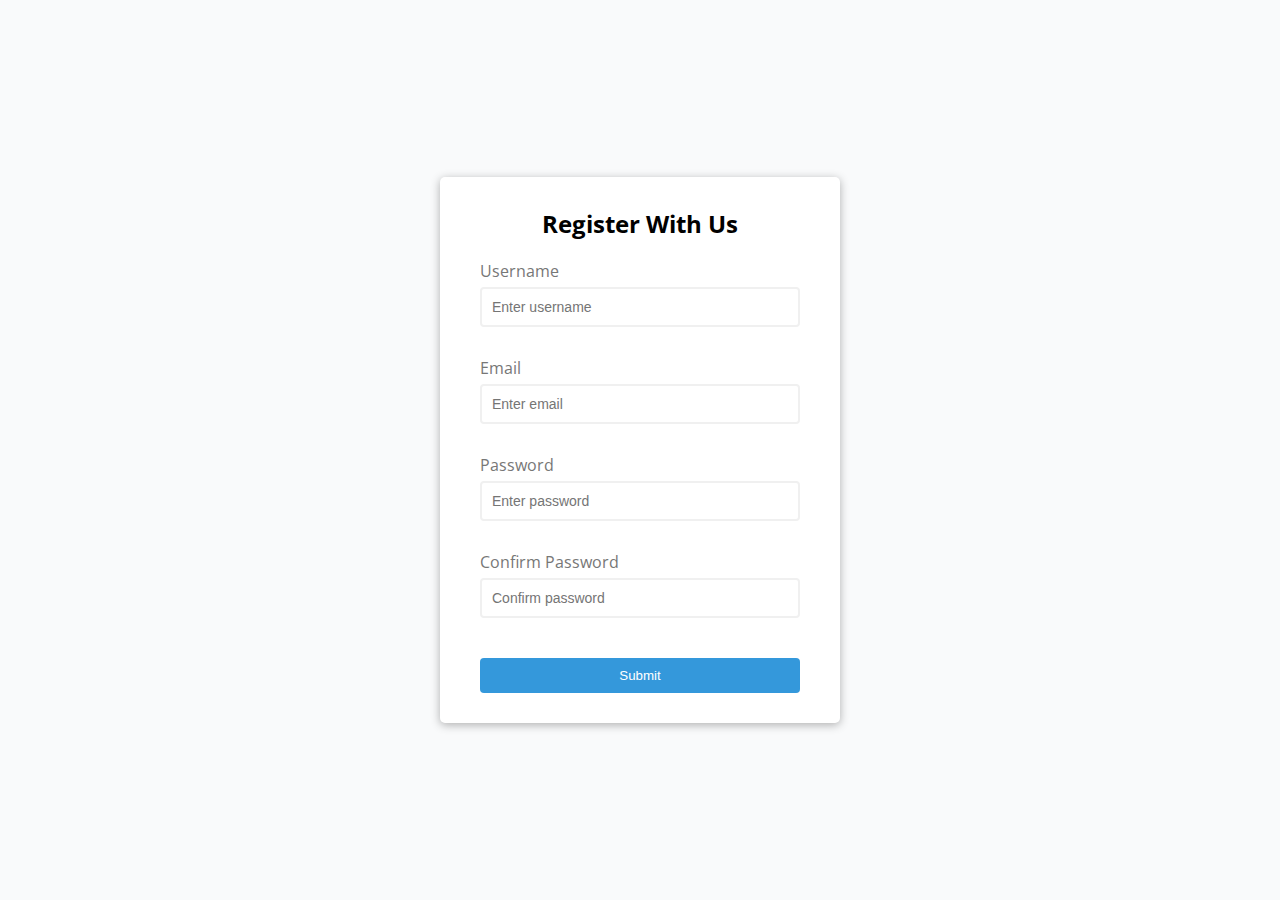
<file: 01-form-validator/index.html>
<!DOCTYPE html>
<html lang="en">
  <head>
    <meta charset="UTF-8" />
    <meta name="viewport" content="width=device-width, initial-scale=1.0" />
    <link rel="stylesheet" href="style.css" />
    <title>Form Validator</title>
  </head>
  <body>
    <div class="container">
      <form id="form" class="form">
        <h2>Register With Us</h2>
        <div class="form-control">
          <label for="username">Username</label>
          <input type="text" id="username" placeholder="Enter username" />
          <small>Error message</small>
        </div>

        <div class="form-control">
          <label for="email">Email</label>
          <input type="text" id="email" placeholder="Enter email" />
          <small>Error message</small>
        </div>

        <div class="form-control">
          <label for="password">Password</label>
          <input type="password" id="password" placeholder="Enter password" />
          <small>Error message</small>
        </div>

        <div class="form-control">
          <label for="password2">Confirm Password</label>
          <input
            type="password"
            id="password2"
            placeholder="Confirm password"
          />
          <small>Error message</small>
        </div>
        <button type="submit">Submit</button>
      </form>
    </div>

    <script src="script.js"></script>
  </body>
</html>
</file>
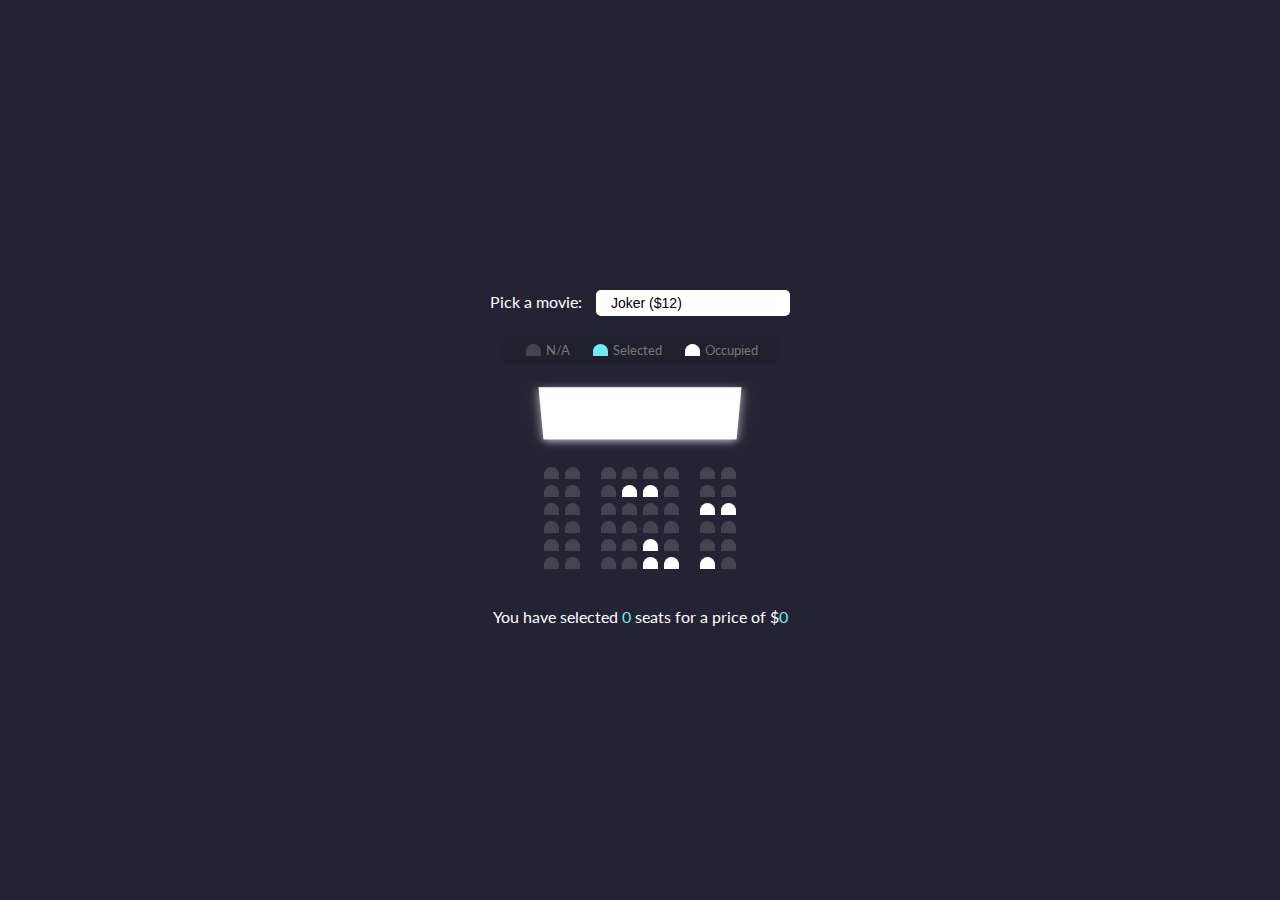
<file: 02-movie-seat-booking/index.html>
<!DOCTYPE html>
<html lang="en">
  <head>
    <meta charset="UTF-8" />
    <meta name="viewport" content="width=device-width, initial-scale=1.0" />
    <link rel="stylesheet" href="style.css" />
    <title>Movie Seat Booking</title>
  </head>
  <body>
    <div class="movie-container">
      <label>Pick a movie:</label>
      <select id="movie">
        <option value="12">Joker ($12)</option>
        <option value="10">Avengers: Endgame ($10)</option>
        <option value="8">Toy Story 4 ($8)</option>
        <option value="9">The Lion King ($9)</option>
      </select>
    </div>

    <ul class="showcase">
      <li>
        <div class="seat"></div>
        <small>N/A</small>
      </li>
      <li>
        <div class="seat selected"></div>
        <small>Selected</small>
      </li>
      <li>
        <div class="seat occupied"></div>
        <small>Occupied</small>
      </li>
    </ul>

    <div class="container">
      <div class="screen"></div>
      <div class="row">
        <div class="seat"></div>
        <div class="seat"></div>
        <div class="seat"></div>
        <div class="seat"></div>
        <div class="seat"></div>
        <div class="seat"></div>
        <div class="seat"></div>
        <div class="seat"></div>
      </div>
      <div class="row">
        <div class="seat"></div>
        <div class="seat"></div>
        <div class="seat"></div>
        <div class="seat occupied"></div>
        <div class="seat occupied"></div>
        <div class="seat"></div>
        <div class="seat"></div>
        <div class="seat"></div>
      </div>
      <div class="row">
        <div class="seat"></div>
        <div class="seat"></div>
        <div class="seat"></div>
        <div class="seat"></div>
        <div class="seat"></div>
        <div class="seat"></div>
        <div class="seat occupied"></div>
        <div class="seat occupied"></div>
      </div>
      <div class="row">
        <div class="seat"></div>
        <div class="seat"></div>
        <div class="seat"></div>
        <div class="seat"></div>
        <div class="seat"></div>
        <div class="seat"></div>
        <div class="seat"></div>
        <div class="seat"></div>
      </div>
      <div class="row">
        <div class="seat"></div>
        <div class="seat"></div>
        <div class="seat"></div>
        <div class="seat" occupied></div>
        <div class="seat occupied"></div>
        <div class="seat"></div>
        <div class="seat"></div>
        <div class="seat"></div>
      </div>
      <div class="row">
        <div class="seat"></div>
        <div class="seat"></div>
        <div class="seat"></div>
        <div class="seat"></div>
        <div class="seat occupied"></div>
        <div class="seat occupied"></div>
        <div class="seat occupied"></div>
        <div class="seat"></div>
      </div>
    </div>

    <p class="text">
      You have selected <span id="count">0</span> seats for a price of $<span
        id="total"
        >0</span
      >
    </p>

    <script src="script.js"></script>
  </body>
</html>
</file>
<file: 01-form-validator/style.css>
@import url("https://fonts.googleapis.com/css2?family=Open+Sans&display=swap");

:root {
  --color-success: #2ecc71;
  --color-error: #e74c3c;
}

*,
*::after,
*::before {
  padding: 0;
  margin: 0;
  box-sizing: inherit;
}

html {
  font-size: 62.5%;
}

body {
  box-sizing: border-box;
  display: flex;
  justify-content: center;
  align-items: center;
  min-height: 100vh;
  font-size: 1.6rem;
  background-color: #f9fafb;
  font-family: "Open Sans", sans-serif;
}

h2 {
  text-align: center;
  margin: 0 0 2rem;
}

.container {
  width: 40rem;
  background-color: #fff;
  border-radius: 0.5rem;
  box-shadow: 0 0.2rem 1rem rgba(0, 0, 0, 0.3);
}

.form {
  padding: 3rem 4rem;
}

.form-control {
  position: relative;
  padding-bottom: 2rem;
  margin-bottom: 1rem;
}

.form-control label {
  display: block;
  color: #777;
  margin-bottom: 0.5rem;
}

.form-control input {
  display: block;
  width: 100%;
  font-size: 1.4rem;
  padding: 1rem;
  border: 0.2rem solid #f0f0f0;
  border-radius: 0.4rem;
}

.form-control input:focus {
  outline: 0;
  border-color: #777;
}

.form-control.success input {
  border-color: var(--color-success);
}

.form-control.error input {
  border-color: var(--color-error);
}

.form-control small {
  visibility: hidden;
  position: absolute;
  bottom: 0;
  left: 0;
  color: var(--color-error);
}

.form-control.error small {
  visibility: visible;
}

.form button {
  display: block;
  cursor: pointer;
  width: 100%;
  color: #fff;
  background-color: #3498db;
  border: 0;
  border-radius: 0.4rem;
  padding: 1rem;
  margin-top: 2rem;
}
</file>
<file: 02-movie-seat-booking/style.css>
@import url("https://fonts.googleapis.com/css2?family=Lato&display=swap");

*,
*::after,
*::before {
  padding: 0;
  margin: 0;
  box-sizing: inherit;
}

html {
  font-size: 62.5%;
}

body {
  box-sizing: border-box;
  overflow: hidden;
  display: flex;
  flex-direction: column;
  justify-content: center;
  align-items: center;
  height: 100vh;
  font-family: "Lato", sans-serif;
  font-size: 1.6rem;
  background-color: #242333;
  color: #fff;
}

.movie-container {
  margin: 2rem 0;
}

.movie-container select {
  appearance: none;
  -moz-appearance: none;
  -webkit-appearance: none;
  font-size: 1.4rem;
  background-color: #fff;
  border: 0;
  border-radius: 0.5rem;
  padding: 0.5rem 1.5rem 0.5rem 1.5rem;
  margin-left: 1rem;
}

.seat {
  height: 1.2rem;
  width: 1.5rem;
  background-color: #444451;
  border-top-left-radius: 1rem;
  border-top-right-radius: 1rem;
  margin: 0.3rem;
}

.seat.selected {
  background-color: #6feaf6;
}

.seat.occupied {
  background-color: #fff;
}

.seat:nth-of-type(2) {
  margin-right: 1.8rem;
}

.seat:nth-last-of-type(2) {
  margin-left: 1.8rem;
}

.showcase {
  background: rgba(0, 0, 0, 0.1);
  color: #777;
  list-style-type: none;
  display: flex;
  justify-content: space-between;
  padding: 0.5rem 1rem;
  border-radius: 0.5rem;
}

.showcase li {
  display: flex;
  justify-content: center;
  align-items: center;
  margin: 0 1rem;
}

.showcase li small {
  margin-left: 0.2rem;
}

.showcase .seat:not(.occupied):hover {
  cursor: default;
  transform: scale(1);
}

.seat:not(.occupied):hover {
  cursor: pointer;
  transform: scale(1.2);
}

.container {
  perspective: 100rem;
  margin-bottom: 3rem;
}

.screen {
  background-color: #fff;
  height: 7rem;
  width: 100%;
  margin: 1.5rem 0;
  box-shadow: 0 0.3rem 1rem rgba(255, 255, 255, 0.7);
  transform: rotateX(-45deg);
}

.row {
  display: flex;
}

p.text {
  margin: 0.5rem 0;
}

p.text span {
  color: #6feaf6;
}
</file>
